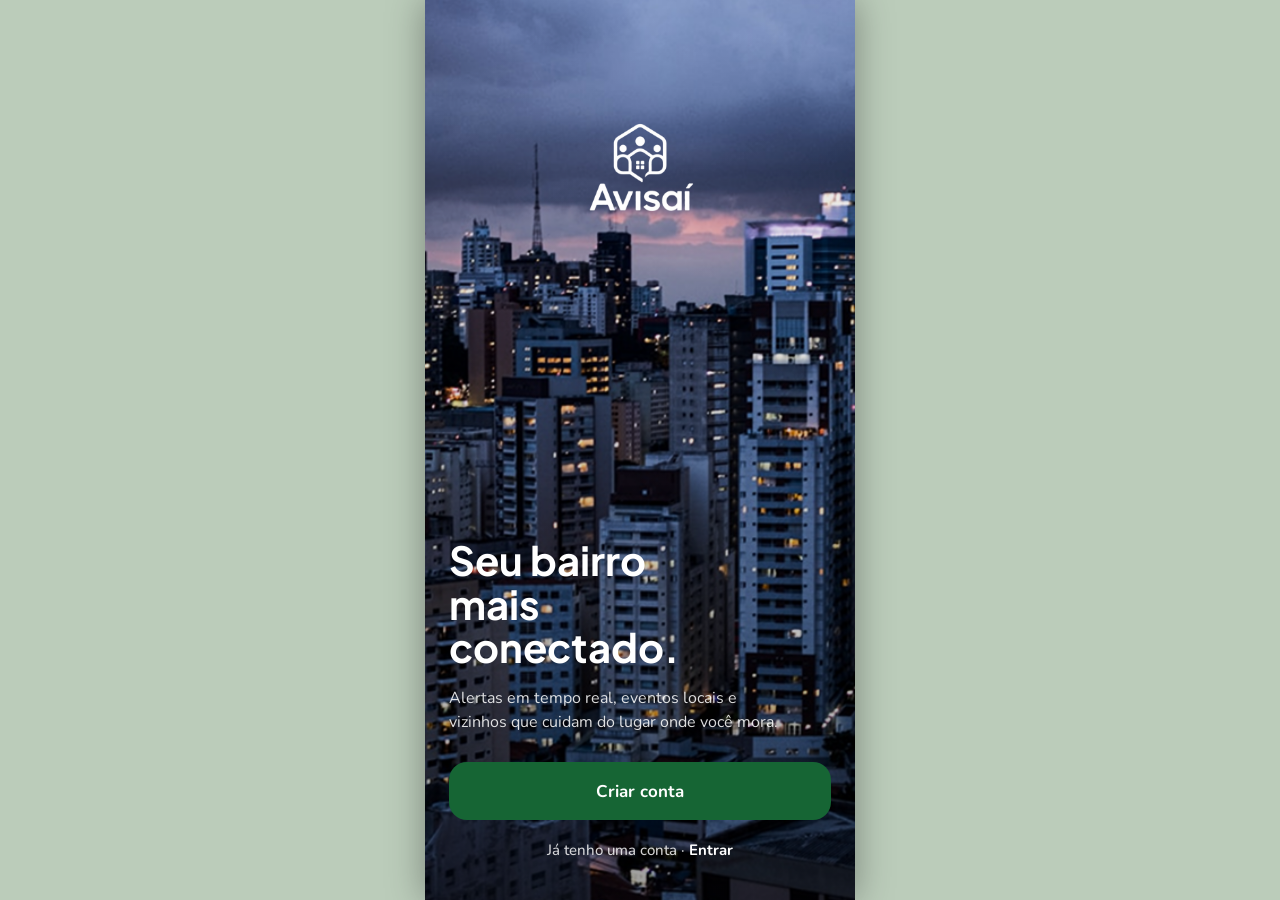
<file: index.html>
<!DOCTYPE html>
<html lang="pt-BR">

<head>
    <meta charset="UTF-8">

    <meta
        name="viewport"
        content="width=device-width, initial-scale=1.0"
    >

    <title>Avisaí</title>

    <!-- Fontes do projeto -->
    <link rel="preconnect" href="https://fonts.googleapis.com">

    <link
        rel="preconnect"
        href="https://fonts.gstatic.com"
        crossorigin
    >

    <link
        href="https://fonts.googleapis.com/css2?family=Nunito:wght@400;500;600;700&family=Plus+Jakarta+Sans:wght@600;700;800&display=swap"
        rel="stylesheet"
    >

    <link rel="stylesheet" href="index.css">
</head>

<body>
    <main class="home">

        <div class="home-background" aria-hidden="true"></div>

        <div class="home-overlay" aria-hidden="true"></div>

        <section class="home-content">

            <header class="home-brand">
                <img
                    src="assets/icons/logo-branca.svg"
                    alt="Avisaí"
                    class="home-logo"
                >
            </header>

            <section class="home-info">
                <h1>
                    Seu bairro<br>
                    mais conectado.
                </h1>

                <p>
                    Alertas em tempo real, eventos locais e
                    vizinhos que cuidam do lugar onde você mora.
                </p>
            </section>

            <nav class="home-actions" aria-label="Opções de acesso">
                <a
                    href="cadastro.html"
                    class="home-button"
                >
                    Criar conta
                </a>

                <a
                    href="login.html"
                    class="home-login-link"
                >
                    Já tenho uma conta · <strong>Entrar</strong>
                </a>
            </nav>

        </section>

    </main>
</body>

</html>
</file>
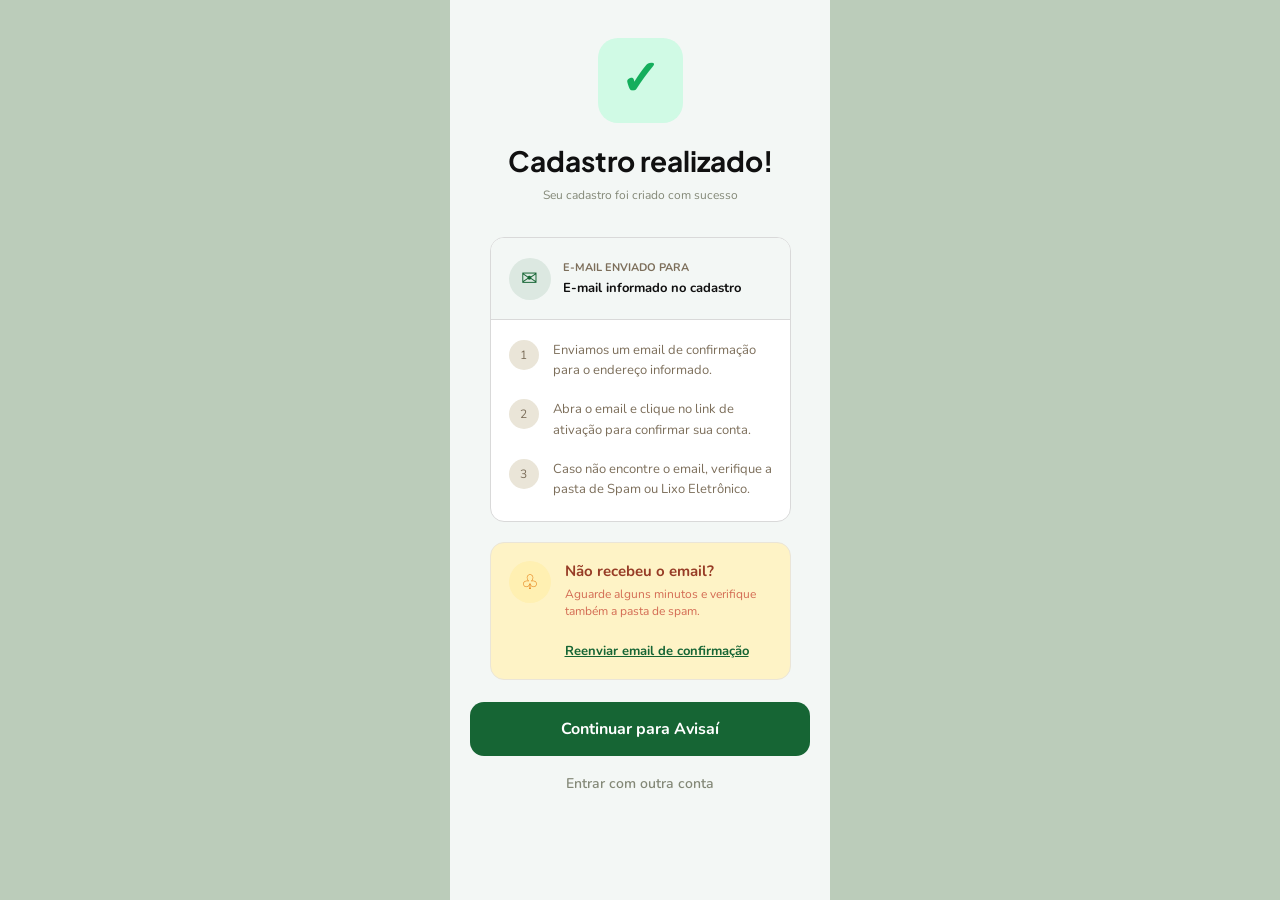
<file: aguardando-confirmacao.html>
<!DOCTYPE html>
<html lang="pt-BR">

<head>
    <meta charset="UTF-8">

    <meta
        name="viewport"
        content="width=device-width, initial-scale=1.0"
    >

    <title>Cadastro realizado | Avisaí</title>

    <link rel="preconnect" href="https://fonts.googleapis.com">

    <link
        rel="preconnect"
        href="https://fonts.gstatic.com"
        crossorigin
    >

    <link
        href="https://fonts.googleapis.com/css2?family=Nunito:wght@400;500;600;700&family=Plus+Jakarta+Sans:wght@600;700&display=swap"
        rel="stylesheet"
    >

    <link rel="stylesheet" href="css/confirmacao.css">
</head>

<body>

    <main class="confirmacao">

        <section class="confirmacao-topo">

            <div class="icone-sucesso" aria-hidden="true">
            <span class="check-mark">✓</span>
            </div>

            <h1>Cadastro realizado!</h1>

            <p>
                Seu cadastro foi criado com sucesso
            </p>

        </section>

        <section class="card-email">

            <header class="email-destino">

                <div class="icone-email">
                    ✉
                </div>

                <div>
                    <span>E-MAIL ENVIADO PARA</span>

                    <strong id="email-confirmacao"></strong>
                </div>

            </header>

            <div class="passos-confirmacao">

                <div class="passo">
                    <span class="numero">1</span>

                    <p>
                        Enviamos um email de confirmação para o endereço informado.
                    </p>
                </div>

                <div class="passo">
                    <span class="numero">2</span>

                    <p>
                        Abra o email e clique no link de ativação para confirmar sua conta.
                    </p>
                </div>

                <div class="passo">
                    <span class="numero">3</span>

                    <p>
                        Caso não encontre o email, verifique a pasta de Spam ou Lixo Eletrônico.
                    </p>
                </div>

            </div>

        </section>

        <section class="card-reenvio">

            <div class="icone-alerta">
                ♧
            </div>

            <div class="reenvio-conteudo">

                <h2>Não recebeu o email?</h2>

                <p>
                    Aguarde alguns minutos e verifique também a pasta de spam.
                </p>

                <a href="reenviar-confirmacao.html">
                    Reenviar email de confirmação
                </a>

            </div>

        </section>

        <nav class="acoes-confirmacao">

            <a
                href="login.html"
                class="btn-continuar"
            >
                Continuar para Avisaí
            </a>

            <a
                href="cadastro.html"
                class="link-outra-conta"
            >
                Entrar com outra conta
            </a>

        </nav>

    </main>

    <script>
    const emailCadastro = sessionStorage.getItem("emailCadastro");
    const campoEmail = document.getElementById("email-confirmacao");

    campoEmail.textContent =
        emailCadastro || "E-mail informado no cadastro";
</script>

</body>

</html>
</file>
<file: index.css>
/* Remove espaçamentos automáticos do navegador */
* {
    box-sizing: border-box;
    margin: 0;
    padding: 0;
}

html,
body {
    width: 100%;
    min-height: 100%;
}

body {
    font-family: "Nunito", sans-serif;
    background-color: #0d2519;
}

/* Tela completa */
.home {
    position: relative;
    width: 100%;
    min-height: 100vh;
    overflow: hidden;
    color: #ffffff;
}

/* Imagem da cidade */
.home-background {
    position: absolute;
    inset: 0;

    background-image: url("assets/cidade.png");
    background-position: center;
    background-repeat: no-repeat;
    background-size: cover;

    z-index: 0;
}

/* Escurecimento da foto para facilitar a leitura */
.home-overlay {
    position: absolute;
    inset: 0;

    background: linear-gradient(
        180deg,
        rgba(0, 0, 0, 0.05) 0%,
        rgba(0, 0, 0, 0.10) 35%,
        rgba(0, 0, 0, 0.38) 100%
    );

    z-index: 1;
}

/* Conteúdo sobre a imagem */
.home-content {
    position: relative;
    z-index: 2;

    width: 100%;
    min-height: 100vh;

    display: flex;
    flex-direction: column;

    padding:
    max(64px, env(safe-area-inset-top))
    24px
    max(40px, env(safe-area-inset-bottom));
}

/* Logo */
.home-brand {
    display: flex;
    justify-content: center;
    align-items: center;

    padding-top: 26px;
}

.home-logo {
    display: block;
    width: 170px;
    max-width: 55%;
    height: auto;
}

/* Título e texto */
.home-info {
    margin-top: auto;
    margin-bottom: 28px;
}

.home-info h1 {
    max-width: 320px;

    font-family: "Plus Jakarta Sans", sans-serif;
    font-size: clamp(30px, 8vw, 40px);
    font-weight: 700;
    line-height: 1.08;

    margin-bottom: 18px;
}

.home-info p {
    max-width: 340px;

    font-size: clamp(14px, 3.8vw, 16px);
    font-weight: 400;
    line-height: 1.5;

    color: rgba(255, 255, 255, 0.86);
}

/* Botão e link */
.home-actions {
    display: flex;
    flex-direction: column;
    gap: 20px;

    width: 100%;
}

.home-button {
    display: flex;
    justify-content: center;
    align-items: center;

    width: 100%;
    min-height: 58px;

    padding: 16px 24px;
    border-radius: 18px;

    background-color: #166534;
    color: #ffffff;

    font-family: "Nunito", sans-serif;
    font-size: 17px;
    font-weight: 700;

    text-align: center;
    text-decoration: none;

    transition:
        background-color 0.2s ease,
        transform 0.2s ease;
}

.home-button:hover {
    background-color: #145c30;
}

.home-button:active {
    transform: scale(0.98);
}

.home-login-link {
    display: block;

    color: rgba(255, 255, 255, 0.82);

    font-size: 15px;
    font-weight: 500;

    text-align: center;
    text-decoration: none;
}

.home-login-link strong {
    color: #ffffff;
    font-weight: 700;
}

/* Mantém a tela confortável em celulares maiores */
@media (min-width: 480px) {
    .home-content {
        max-width: 480px;
        margin: 0 auto;
    }
}

/* Visualização no computador */
@media (min-width: 768px) {
    .home {
        max-width: 430px;
        min-height: 100vh;
        margin: 0 auto;

        box-shadow: 0 0 35px rgba(0, 0, 0, 0.35);
    }

    body {
        background-color: #bbccba;
    }
}
</file>
<file: css/confirmacao.css>
* {
    box-sizing: border-box;
    margin: 0;
    padding: 0;
}

html,
body {
    width: 100%;
    min-height: 100%;
}

body {
    font-family: "Nunito", sans-serif;
    background-color: #BBCCBA;
}

/* Tela principal */

.confirmacao {
    width: 100%;
    min-height: 100vh;

    background-color: #F3F7F5;

    padding: 38px 20px 32px;

    display: flex;
    flex-direction: column;
    align-items: center;
}

/* Topo */

.confirmacao-topo {
    width: 100%;
    text-align: center;
}

.icone-sucesso {
    width: 85px;
    height: 85px;

    margin: 0 auto 22px;

    display: flex;
    align-items: center;
    justify-content: center;

    border-radius: 20px;

    background-color: #D0FAE5;
}

.check-mark {
    color: #14AE5C;

    font-size: 48px;
    font-weight: 700;
    line-height: 1;

    transform: translateY(-2px);
}

.confirmacao-topo h1 {
    font-family: "Plus Jakarta Sans", sans-serif;
    font-size: 28px;
    font-weight: 700;
    line-height: 1.15;

    color: #101010;
}

.confirmacao-topo p {
    margin-top: 10px;

    font-size: 12px;
    line-height: 16px;

    color: #838877;
}

/* Card principal */

.card-email {
    width: 100%;
    max-width: 301px;

    margin-top: 34px;

    border: 1px solid #D9D9D9;
    border-radius: 14px;

    overflow: hidden;

    background-color: #FFFFFF;
}

.email-destino {
    min-height: 82px;

    padding: 16px 18px;

    display: flex;
    align-items: center;
    gap: 12px;

    background-color: #F3F7F5;

    border-bottom: 1px solid #D9D9D9;
}

.icone-email {
    width: 42px;
    height: 42px;

    flex-shrink: 0;

    border-radius: 50%;

    background-color: #DCE8E1;
    color: #166534;

    display: flex;
    align-items: center;
    justify-content: center;

    font-size: 20px;
}

.email-destino span {
    display: block;

    margin-bottom: 4px;

    font-size: 11px;
    font-weight: 700;

    color: #7C6E5A;
}

.email-destino strong {
    display: block;

    font-size: 13px;
    font-weight: 700;

    color: #101010;

    word-break: break-word;
}

.passos-confirmacao {
    padding: 20px 18px 22px;
}

.passo {
    display: flex;
    gap: 14px;

    margin-bottom: 19px;
}

.passo:last-child {
    margin-bottom: 0;
}

.numero {
    width: 30px;
    height: 30px;

    flex-shrink: 0;

    border-radius: 50%;

    display: flex;
    align-items: center;
    justify-content: center;

    background-color: #EAE5D8;

    font-size: 12px;
    color: #7C6E5A;
}

.passo p {
    font-size: 13px;
    line-height: 1.55;

    color: #7C6E5A;
}

/* Card reenvio */

.card-reenvio {
    width: 100%;
    max-width: 301px;

    margin-top: 20px;
    padding: 18px;

    display: flex;
    gap: 14px;

    border: 1px solid #EAE5D8;
    border-radius: 14px;

    background-color: #FEF3C6;
}

.icone-alerta {
    width: 42px;
    height: 42px;

    flex-shrink: 0;

    border-radius: 50%;

    background-color: #FFF0B2;
    color: #E17100;

    display: flex;
    align-items: center;
    justify-content: center;

    font-size: 20px;
}

.reenvio-conteudo h2 {
    margin-bottom: 5px;

    font-size: 15px;
    font-weight: 700;

    color: #973C26;
}

.reenvio-conteudo p {
    margin-bottom: 18px;

    font-size: 12px;
    line-height: 1.45;

    color: #D36B53;
}

.reenvio-conteudo a {
    font-size: 13px;
    font-weight: 700;

    color: #166534;
    text-decoration: underline;
}

/* Ações */

.acoes-confirmacao {
    width: 100%;
    max-width: 340px;

    margin-top: 22px;

    display: flex;
    flex-direction: column;
    align-items: center;
}

.btn-continuar {
    width: 100%;
    height: 54px;

    display: flex;
    align-items: center;
    justify-content: center;

    border-radius: 14px;

    background-color: #166534;
    color: #FFFFFF;

    font-size: 16px;
    font-weight: 700;

    text-decoration: none;
}

.link-outra-conta {
    margin-top: 18px;

    color: #838877;

    font-size: 14px;
    font-weight: 600;

    text-decoration: none;
}

/* Desktop */

@media (min-width: 480px) {
    .confirmacao {
        max-width: 380px;
        margin: 0 auto;

        min-height: 100vh;
    }
}
</file>
